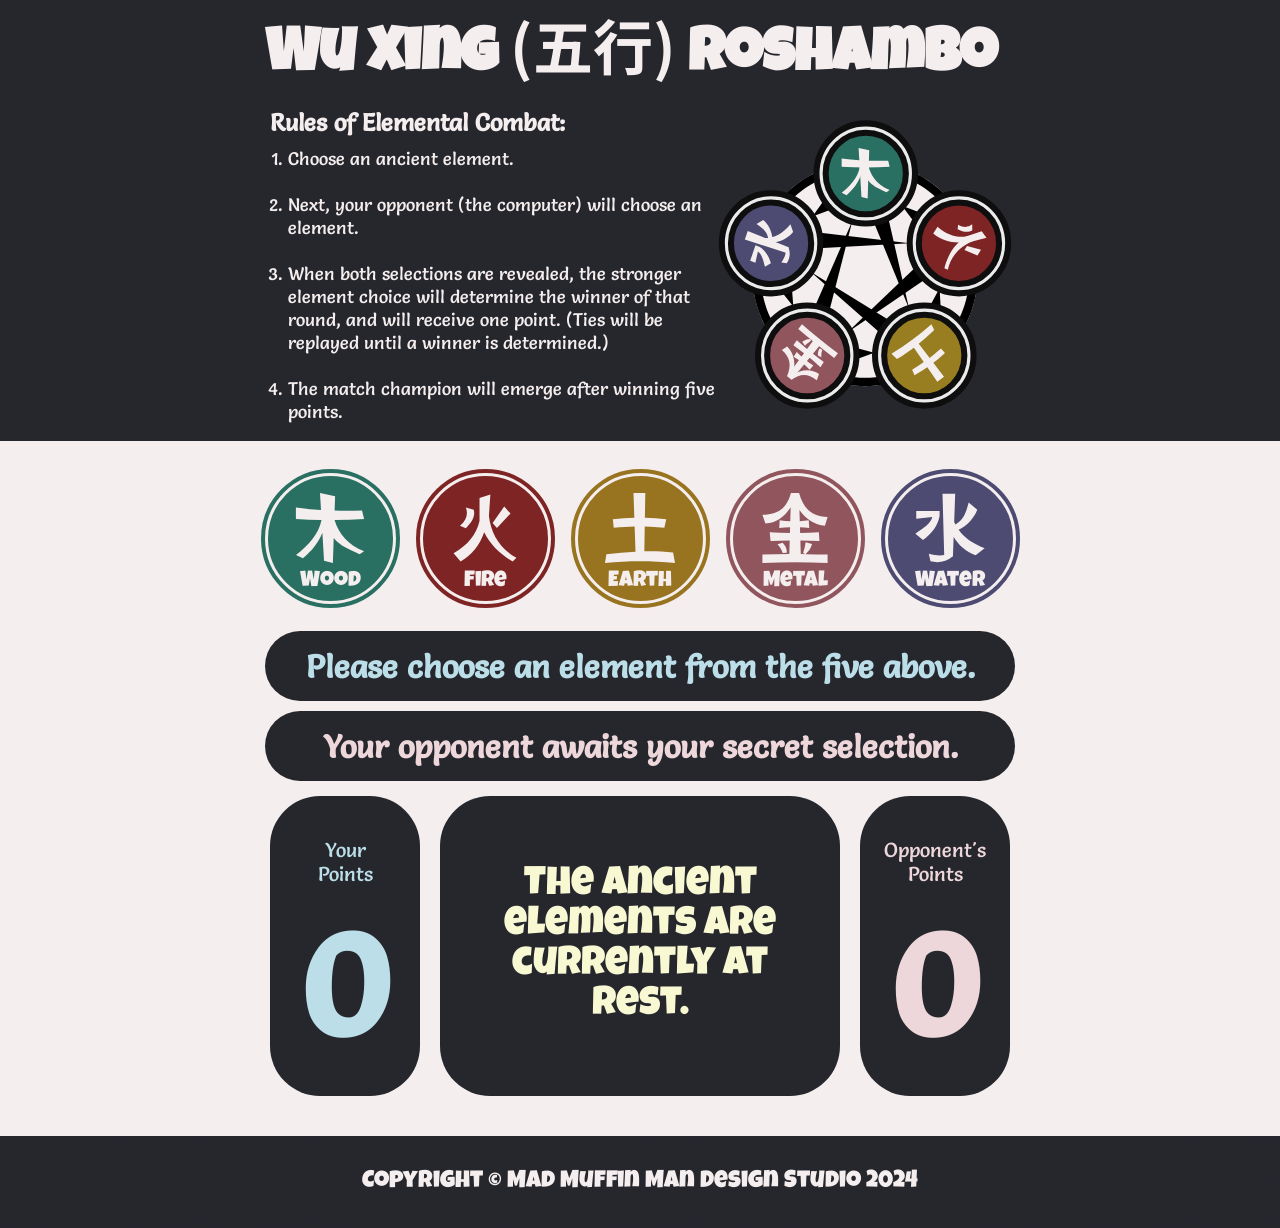
<file: index.html>
<!DOCTYPE html>
<html lang="en">
<head>
    <meta charset="UTF-8">
    <meta name="viewport" content="width=device-width, initial-scale=1.0">
    <link rel="stylesheet" href="styles.css">
    <link rel="preconnect" href="https://fonts.googleapis.com">
    <link rel="preconnect" href="https://fonts.gstatic.com" crossorigin>
    <link href="https://fonts.googleapis.com/css2?family=Salsa&display=swap" rel="stylesheet">
    <link href="https://fonts.googleapis.com/css2?family=Noto+Color+Emoji&display=swap" rel="stylesheet">
    <link href="https://fonts.googleapis.com/css2?family=Noto+Sans+TC:wght@700&display=swap" rel="stylesheet">
    <link href="https://fonts.googleapis.com/css2?family=Luckiest+Guy&display=swap" rel="stylesheet">
    <script src="javascript.js" defer></script>
    <title>Wu Xing Roshambo</title>
    <body>
        <header>
        <header-container>
            <header-title>    
                <h1>Wu Xing <header-chinese>(五行)</header-chinese> Roshambo</h1>
            </header-title>
            <header-inner-container>
                <header-left>
                    <h2>Rules of Elemental Combat: </h2>
                    <ol>
                        <li>Choose an ancient element.</li> 
                        <br>
                        <li>Next, your opponent (the computer) will choose an element.</li> 
                        <br>
                        <li>When both selections are revealed, the stronger element choice will determine the winner of that round, and will receive one point. (Ties will be replayed until a winner is determined.)</li> 
                        <br>
                        <li>The match champion will emerge after winning five points. </li>
                    </ol>
                </header-left>
                <img src="wuxingWheel.svg" alt="A wheel containing the five Taoist elements of wood, fire, earth, metal, and water.">
            </header-inner-container>
        </header-container>
        </header>
        <element-section>
            <element-section-view>
                <element-text-box>
                    <button id="btn-wo" class="elem-btn" value="Wood"><img id="img-wo" src="wuxingWood.svg" alt="The element of Wood.">Wood</button>
                </element-text-box>
                <element-text-box>
                    <button id="btn-fi" class="elem-btn" value="Fire"><img id="img-fi" src="wuxingFire.svg" alt="The element of Fire.">Fire</button>
                </element-text-box>
                <element-text-box>
                    <button id="btn-ea" class="elem-btn" value="Earth"><img id="img-ea" src="wuxingEarth.svg" alt="The element of Earth.">Earth</button>
                </element-text-box>
                <element-text-box>
                    <button id="btn-me" class="elem-btn" value="Metal"><img id="img-me" src="wuxingMetal.svg" alt="The element of Metal.">Metal</button>
                </element-text-box>
                <element-text-box>
                    <button id="btn-wa" class="elem-btn" value="Water"><img id="img-wa" src="wuxingWater.svg" alt="The element of Water.">Water</button>
                </element-text-box>
            </element-section-view>
        </element-section>
        <choice-section>
            <choice-view>
                <choice-box>
                    <h1 id="my-pick"></h1> 
                </choice-box>
                <choice-box>
                    <h1 id="comp-pick"></h1> 
                </choice-box>
            </choice-view> 
        </choice-section>
        <!-- CUSTOM MODAL (THIS IS NEW TO ME.) -->
        <custom-modal id="custom-modal">
            <modal-content>
            <p id="modal-message">Click "OK" to begin a new<br> Wu Xing Roshambo match.</p>
            <button id="modal-close-btn">Ok</button>
            </modal-content>
        </custom-modal>
        <game-tally-section>
            <game-tally-view>
                <game-wins-box>
                    <p>Your<br> Points</p>
                    <h3 id="cur-wins"></h3>
                </game-wins-box>
                <current-game-msg-box>
                    <current-game-msg-inner-box>
                        <h1 id="win-msg"></h1> 
                    </current-game-msg-inner-box>
                </current-game-msg-box>
                <game-losses-box>
                    <p>Opponent's<br> Points</p>
                    <h3 id="cur-losses"></h3>
                </game-losses-box>
            </game-tally-view>
        </game-tally-section>
        <footer>
            <p>Copyright © Mad Muffin Man Design Studio 2024</p>
        </footer>
    </body>
</html>
</file>
<file: styles.css>
@import url('https://fonts.googleapis.com/css2?family=Salsa&display=swap');
@import url('https://fonts.googleapis.com/css2?family=Noto+Color+Emoji&display=swap');
@import url('https://fonts.googleapis.com/css2?family=Noto+Sans+TC:wght@700&display=swap');
@import url('https://fonts.googleapis.com/css2?family=Luckiest+Guy&display=swap');

/* * {
    font-family: 'Salsa', cursive;
    font-family: 'Noto Color Emoji', sans-serif;
    font-family: 'Noto Sans TC', sans-serif;
    font-family: 'Ceviche One', system-ui;
} */

:root {
    --black: #0e0e0f; 
    --btn: rgb(80, 54, 81);
    --btn-txt: #dfc322;
    --dkgrey: #26272d;
    --dkgrey-trans: #26272dac;
    --ltgrey: #a8a2a2;
    --white: #f5eeee;

    --wood: #297062;
    --fire: #7e2424;
    --earth: #987320;
    --metal: #90555d;
    --water: #4d4b71;

    --you: #bbdee9;
    --comp: #edd7da;
    --win-lose: #f8f8d2;

    --btn-border: 13px dashed; 
    --content-width: 750px;
    --default-border-radius: 50px;

    --default-text: "Salsa", cursive, 'Trebuchet MS', 'Lucida Sans Unicode', 'Lucida Grande', 'Lucida Sans', Arial, sans-serif;;
    --title-text: "Luckiest Guy", cursive, 'Gill Sans', 'Gill Sans MT', Calibri, 'Trebuchet MS', sans-serif;
    --chinese-chars: "Noto Sans TC", sans-serif;
}

* {
    /* Use dark red border to aid in aligning boxes. */
    /* border: 2px dotted darkred; */
    box-sizing: border-box;
}

body {
    background-color: var(--white);
    /* width: 100vw; */
    display: flex;
        flex-direction: column;
    margin: 0;
    min-height: 100vh;
}

/* .emoji1, .emoji2 {
    font-family: 'Noto Color Emoji', sans-serif;;
} */

/* HEADER */

header {
    background-color: var(--dkgrey);
    color: var(--white);
    width: 100vw;
}

header-container {
    display: flex;
        flex-direction: column;
    margin: auto;
    width: var(--content-width);
}

header-title {
    display: flex;
    font-family: var(--title-text);
    font-size: 30px;
    margin-top: -40px;
    margin-bottom: -40px;
    text-align: center;
}   

header-chinese {
    font-family: var(--chinese-chars);
    font-size: 60px;
}

header-inner-container {
    display: flex;
    font-family: var(--default-text);
}

header-left {
    display: block;
    margin-left: 5px;
}

header-left ol {
    font-size: 18px;;
    margin-block-start: -10px;
    padding-left: 18px;
}

header-container img {
    max-width: 300px;
    
/* animation */

    animation: wheel-spin infinite 45s linear;
    transition: filter 3000ms;
}

@keyframes wheel-spin {
from {
  transform: rotate(360deg);
}
to {
  transform: rotate(0deg);
}
}

/* ELEMENT SECTION */

element-section {
    background-color: var(--white);
    color: var(--dkgrey); 
    display: block;
    font-family: var(--title-text);
    font-size: 40px;
    /* font-weight: bolder; */
    padding: 20px 0 0 0;
    /* margin: 0 -10px; */
    text-align: center;
}

element-section h3 {
    margin: auto;
}

element-section-view {
    display: flex;
        flex-wrap: wrap;
        justify-content: center;
}

element-section-view img {
    height: 70px;
    width: 70px;
}

.elem-btn {
    height: 145px;
    width: 145px;
    border: 10px double var(--white);
    border-radius: 100px;
    color: var(--white);
    display: flex;
        flex-direction: column;
        align-items: center;
        justify-content: center;
    font-size: 22px;
    font-family: var(--title-text);
    text-align: center;
    margin: 5px;
    transition: 100ms;
}

.elem-btn  img {
    margin: 8px;
}

.elem-btn:active {
    height: 145px;
    width: 148px;
    transform: scale(1.2);
}

#btn-wo {
    background-color: var(--wood);
}

#btn-wo:hover {
    border: var(--btn-border) var(--wood);
}

#btn-fi {
    background-color: var(--fire);
}

#btn-fi:hover {
    border: var(--btn-border) var(--fire);
}

#btn-ea {
    background-color: var(--earth);
}

#btn-ea:hover {
    border: var(--btn-border) var(--earth);
}

#btn-me {
    background-color: var(--metal);
}

#btn-me:hover {
    border: var(--btn-border) var(--metal);
}

#btn-wa {
    background-color: var(--water);
}

#btn-wa:hover {
    border: var(--btn-border) var(--water);
}

#btn-wo:hover, 
#btn-fi:hover, 
#btn-ea:hover, 
#btn-me:hover, 
#btn-wa:hover  {
    background-color: var(--dkgrey);
    
}

/* ELEMENT CHOICE SECTION */

choice-section {
    margin: auto;
}

choice-view {
    background-color: var(--white);
    display: flex;
    flex-direction: column;
        align-items: center;
        justify-content: center;
    padding: 10px;
}

choice-box {
    height: 70px;
    width: var(--content-width);
    background-color: var(--dkgrey);
    border-radius: var(--default-border-radius);
    color: var(--white);
    display: flex;
        flex-direction: column;
        align-items: center;
        justify-content: center;
    font-family: var(--default-text) ;
    margin: 5px;
    padding: 5px;
}

#my-pick {
    color: var(--you);
}

#comp-pick {
    color: var(--comp);
}

/* GAME TALLY SECTION */

game-tally-section {
    font-family: var(--default-text);   
    margin: auto;
}

game-tally-view {
    background-color: var(--white);
    display: flex;
        /* align-items: center; */
        justify-content: center;
    margin: 0 20px 40px 20px;
}

game-wins-box, game-losses-box {
    height: 300px;
    width: 150px;
    background-color: var(--dkgrey);
    border-radius: var(--default-border-radius);
    display: flex;
        flex-direction: column;
        justify-content: center;
    margin: 0 20px 0 20px;
    padding: 40px 0 20px 0;   
    text-align: center;
}

game-wins-box {
    color: var(--you);
}

game-losses-box {
    color: var(--comp);
}

game-wins-box p, game-losses-box p {
    font-size: 20px;
    margin: auto;
}

game-wins-box h3, game-losses-box h3 {
    font-size: 150px;
    margin: auto;
}

current-game-msg-box {
    height:300px;
    width: 400px;
    background-color: var(--dkgrey);
    border-radius: var(--default-border-radius);
    color: var(--win-lose);
    display: flex;
        flex-direction: column;
        align-items: center;
        justify-content: center;
    text-align: center;
}

current-game-msg-inner-box {
    display: flex;
        align-items: center;
        justify-content: center;
}

#win-msg {
    color: var(--win-lose);
    font-family: var(--title-text);
    font-weight: 100;
    font-size: 40px;
    padding: 20px;;
}

/* FOOTER */

footer {
    background-color: var(--dkgrey);
    border: 10px dotted var(--dkgrey);
    color: var(--white);
    display: flex;
        justify-content: center;
    margin-top: auto;
}

footer p {
    font-family: var(--title-text);
    font-size: 24px;
}

/* MODAL SECTION (THIS IS NEW FOR ME) */

custom-modal {
    height: 100vh;
    width: 100vw;
    background-color: var(--dkgrey-trans);
    display: none;
    position: fixed;
    top: 0;
    left: 0;
    margin-top: 10px;
}

modal-content {
    height:420px;
    width: 770px;
    background-color: var(--black);
    border: 13px dashed var(--btn-txt);
    border-radius: var(--default-border-radius);
    display: flex;
        flex-direction: column;
        align-items: center;
        justify-content: center;
    margin: auto;
    padding: 10px;
}

#modal-message {
    color: var(--btn-txt);
    font-family: var(--title-text);
    font-size: 50px;
    font-weight: 100;
    text-align: center;  
}

#modal-close-btn {
    height: 80px;
    width: 88%;
    background-color: var(--btn);
    border: 10px solid var(--btn-txt);
    border-radius: var(--default-border-radius);
    color: var(--btn-txt);
    cursor: pointer;
    display: flex;
        align-items: center;
        justify-content: center;
    font-family: var(--title-text);
    font-size: 50px;
    padding: 50px;
}

/* FUTURE RESPONSIVE MOBILE SETUP */

@media screen and (max-width: 480px) {

}
</file>
